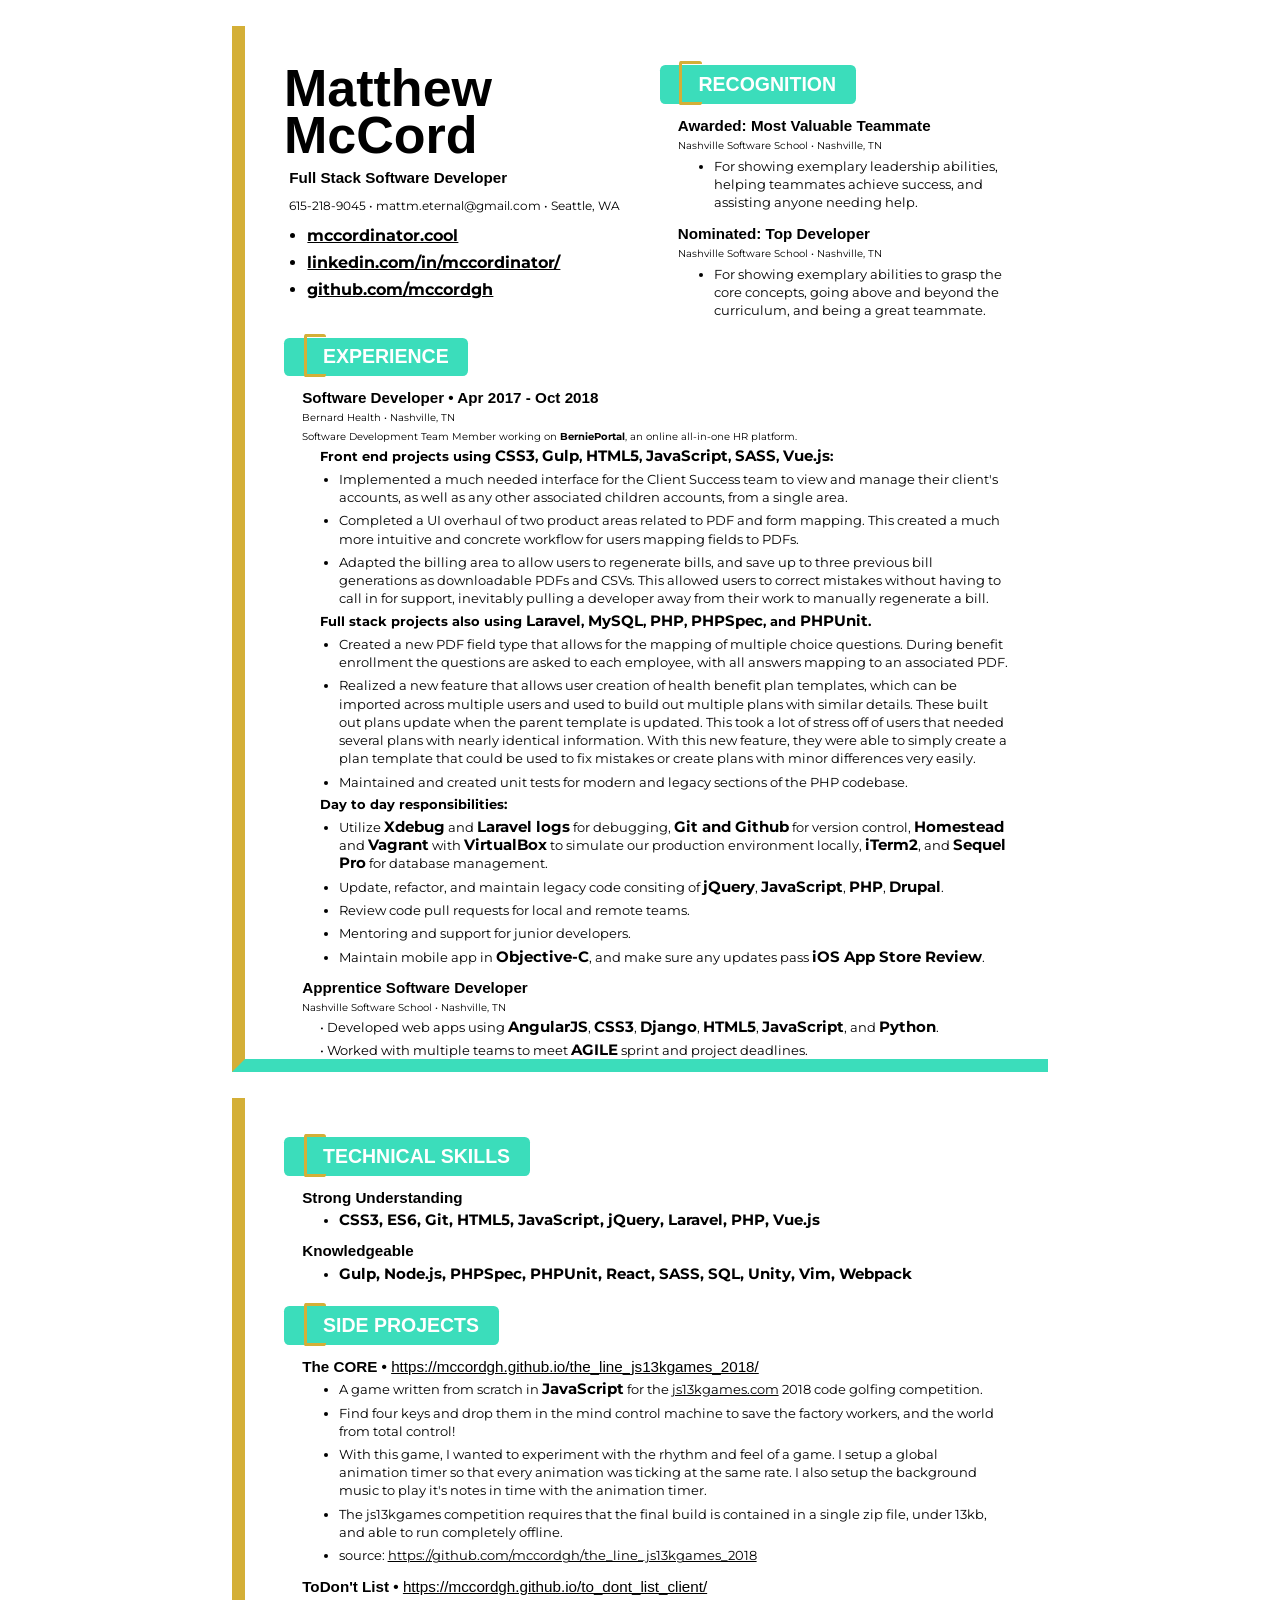
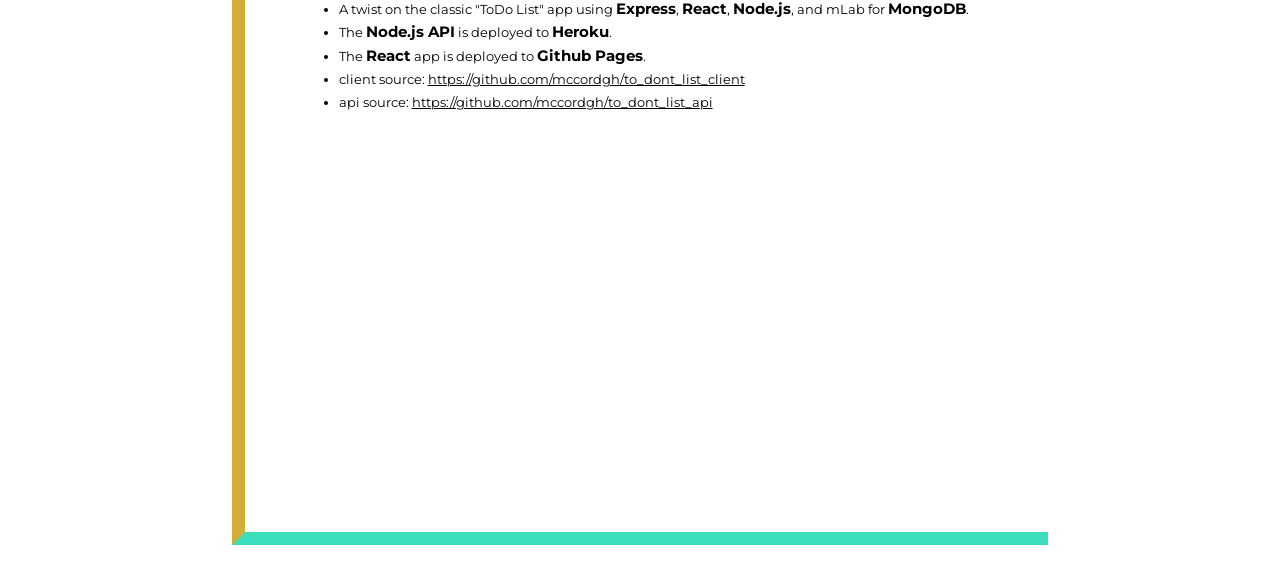
<file: index.html>
<!DOCTYPE html>

<html lang="en">
    <head>
        <meta charset="utf-8">

        <meta name="description" content="A full stack software developer in Seattle, WA.">
        <meta name="viewport" content="width=device-width, initial-scale=1.0">

        <meta property="og:description" content="A full stack software developer in Seattle, WA.">
        <meta property="og:title" content="Matthew McCord">
        <meta property="og:type" content="website" />

        <title>Resume - Matthew McCord Software Developer</title>

        <style>
            /*
                Green: #3bddbb
                Yellow: #d4af37
            */

            @import url('https://fonts.googleapis.com/css?family=Montserrat');

            /* MAIN */
            html, body {
                background-color: white;
                font-family: 'Montserrat', sans-serif;
                font-size: 13px;
                margin: 0;
                padding: 0;
            }

            * {
                box-sizing: border-box;
            }

            .content {
                margin: 2rem auto;
                width: 8.5in;
            }

            h1, h2, h3 {
                font-family: Helvetica, sans-serif;
                font-weight: bold;
            }

            h1 {
                font-size: 4rem;
                line-height: 3.6rem;
                margin: 0;
            }

            h3 a {
                font-weight: normal;
            }

            a {
                color: black;
            }


            /* PAGE */
            .page {
                background-color: white;
                border-left: 1rem solid #d4af37;
                border-bottom: 1rem solid #3bddbb;
                display: grid;
                height: 10.9in;
                padding: 2rem;
                width: 100%;
            }

            .page--one {
                grid-template-areas: 'contact recognition'
                                    'experience experience';
                grid-template-columns: 1fr 1fr;
                grid-template-rows: 1fr 4fr;
                margin-bottom: 2rem;
            }

            .page--two {
                grid-template-areas: 'technical'
                                    'projects';
                grid-template-rows: 13rem 1fr;
            }

            .section {
                padding: 1rem 1rem 0;
            }



            /* PAGE ONE ITEMS */
            .contact {
                /* background-color: blue; */
                grid-area: contact;
            }

            .contact p {
                margin-top: 1rem;
            }

            .recognition {
                /* background-color: pink; */
                grid-area: recognition;
            }

            .experience {
                /* background-color: orange;    */
                grid-area: experience;
            }



            /* PAGE TWO ITEMS */
            .technical {
                grid-area: technical;
            }

            .projects {
                grid-area: projects;
            }


            /* TITLES */
            .title {
                margin: 1rem 0.4rem 0.4rem 1.4rem;
            }

            .sub-title {
                font-size: 0.8rem;
                margin: 0.4rem 0.4rem 0.4rem 1.4rem;
            }

            .profession--title {
                margin: 0.8rem 0.4rem;
            }



            /* DESCRIPTIONS */
            .description {
                margin: 0.4rem 0.4rem 0.4rem 2.8rem;
            }

            .description--block p,
            .description--block ul li {
                line-height: 1.3rem;
            }

            .description--block p {
                margin: 0.4rem 0.4rem 0.4rem 2.8rem;
            }

            .description--block ul {
                margin: 0;
                padding-left: 4.2rem;
            }

            .description--block ul li {
                line-height: 1.4rem;
                margin: 0.4rem 0;
            }

            .description--block p b,
            .description--block ul li b {
                font-size: 1.125rem;
            }

            .description--block p.title {
                font-weight: bolder;
                /* text-decoration: underline; */
            }

            .contact--info {
                font-size: 0.9rem;
                margin: 0.6rem 0.4rem;
            }

            .contact--block ul {
                font-size: 1.2rem;
                font-weight: bold;
                margin: 1rem 0;
                padding-left: 1.8rem;
            }

            .contact--block ul li {
                margin: 0.6rem 0;
            }



            /* TITLE BANNERS */
            .title-banner {
                background-color: #3bddbb;
                border-radius: 0.4rem;
                color: white;
                padding: 0.6rem 1.5rem 0.6rem 3rem;
                position: relative;
                text-transform: uppercase;
                width: fit-content;
            }

            .title-banner::before {
                content: '';
                border: 0.3rem solid #d4af37;
                border-radius: 0.2rem;
                border-right: none;
                height: 2.9rem;
                left: 1.5rem;
                margin-bottom: 1rem;
                position: absolute;
                top: -0.3rem;
                width: 1.5rem;
            }

            .title-banner h2 {
                margin :0;
            }
        </style>
    </head>

    <body>
        <div class="content">
            <div class="page page--one">
                <div class="section contact">
                    <h1>Matthew</h1>
                    <h1>McCord</h1>
                    <h3 class="title profession--title">Full Stack Software Developer</h3>
                    <p class="contact--info">615-218-9045 • mattm.eternal@gmail.com • Seattle, WA</p>
                    <div class="contact--block">
                        <ul>
                            <li><a href="http://mccordinator.cool" target="_blank">mccordinator.cool</a></li>
                            <li><a href="https://www.linkedin.com/in/mccordinator/" target="_blank">linkedin.com/in/mccordinator/</a></li>
                            <li><a href="https://github.com/mccordgh" target="_blank">github.com/mccordgh</a></li>
                        </ul>
                    </div>
                </div>

                <div class="section recognition">
                    <div class="title-banner">
                        <h2>Recognition</h2>
                    </div>

                    <h3 class="title" >Awarded: Most Valuable Teammate</h3>
                    <p class="sub-title">Nashville Software School • Nashville, TN</p>
                    <div class="description--block">
                        <ul>
                            <li>For showing exemplary leadership abilities, helping teammates achieve success, and assisting anyone needing help.</li>
                        </ul>
                    </div>

                    <h3 class="title" >Nominated: Top Developer</h3>
                    <p class="sub-title">Nashville Software School • Nashville, TN</p>
                    <div class="description--block">
                        <ul>
                            <li class="description">For showing exemplary abilities to grasp the core concepts, going above and beyond the curriculum, and being a great teammate.</li>
                        </ul>
                    </div>
                </div>

                <div class="section experience">
                    <div class="title-banner">
                        <h2>Experience</h2>
                    </div>

                    <h3 class="title" >Software Developer • Apr 2017 - Oct 2018</h3>
                    <p class="sub-title">Bernard Health • Nashville, TN</p>
                    <p class="sub-title">Software Development Team Member working on <b>BerniePortal</b>, an online all-in-one HR platform.</p>

                    <div class="description--block">
                        <p class="title">Front end projects using <b>CSS3</b>, <b>Gulp</b>, <b>HTML5</b>, <b>JavaScript</b>, <b>SASS</b>, <b>Vue.js</b>:</p>
                        <ul>
                            <li>Implemented a much needed interface for the Client Success team to view and manage their client's accounts, as well as any other associated children accounts, from a single area.</li>
                            <li>Completed a UI overhaul of two product areas related to PDF and form mapping. This created a much more intuitive and concrete workflow for users mapping fields to PDFs.</li>
                            <li>Adapted the billing area to allow users to regenerate bills, and save up to three previous bill generations as downloadable PDFs and CSVs. This allowed users to correct mistakes without having to call in for support, inevitably pulling a developer away from their work to manually regenerate a bill.</li>
                        </ul>

                        <p class="title">Full stack projects also using <b>Laravel</b>, <b>MySQL</b>, <b>PHP</b>, <b>PHPSpec</b>, and <b>PHPUnit</b>.</p>
                        <ul>
                            <li>Created a new PDF field type that allows for the mapping of multiple choice questions. During benefit enrollment the questions are asked to each employee, with all answers mapping to an associated PDF.</li>
                            <li>Realized a new feature that allows user creation of health benefit plan templates, which can be imported across multiple users and used to build out multiple plans with similar details. These built out plans update when the parent template is updated. This took a lot of stress off of users that needed several plans with nearly identical information. With this new feature, they were able to simply create a plan template that could be used to fix mistakes or create plans with minor differences very easily.</li>
                            <li>Maintained and created unit tests for modern and legacy sections of the PHP codebase.</li>
                        </ul>

                        <p class="title">Day to day responsibilities:</p>
                        <ul>
                            <li>Utilize <b>Xdebug</b> and <b>Laravel logs</b> for debugging, <b>Git and Github</b> for version control, <b>Homestead</b> and <b>Vagrant</b> with <b>VirtualBox</b> to simulate our production environment locally, <b>iTerm2</b>, and <b>Sequel Pro</b> for database management.</li>
                            <li>Update, refactor, and maintain legacy code consiting of <b>jQuery</b>, <b>JavaScript</b>, <b>PHP</b>, <b>Drupal</b>.</li>
                            <li>Review code pull requests for local and remote teams.</li>
                            <li>Mentoring and support for junior developers.</li>
                            <li>Maintain mobile app in <b>Objective-C</b>, and make sure any updates pass <b>iOS App Store Review</b>.</li>
                        </ul>
                    </div>

                    <h3 class="title" >Apprentice Software Developer</h3>
                    <p class="sub-title">Nashville Software School • Nashville, TN</p>
                    <div class="description--block">
                        <p>• Developed web apps using <b>AngularJS</b>, <b>CSS3</b>, <b>Django</b>, <b>HTML5</b>, <b>JavaScript</b>, and <b>Python</b>.</p>
                        <p>• Worked with multiple teams to meet <b>AGILE</b> sprint and project deadlines.</p>
                    </div>
                </div>
            </div>

            <div class="page page--two">
                <div class="section projects">
                    <div class="title-banner">
                        <h2>Side Projects</h2>
                    </div>

                    <h3 class="title" >The CORE • <a href="https://mccordgh.github.io/the_line_js13kgames_2018/" target="_blank">https://mccordgh.github.io/the_line_js13kgames_2018/</a></h3>
                    <div class="description--block">
                        <ul>
                            <li>A game written from scratch in <b>JavaScript</b> for the <a href="https://js13kgames.com/" target="_blank">js13kgames.com</a> 2018 code golfing competition.</a></li>
                            <li>Find four keys and drop them in the mind control machine to save the factory workers, and the world from total control!</li>
                            <li>With this game, I wanted to experiment with the rhythm and feel of a game. I setup a global animation timer so that every animation was ticking at the same rate. I also setup the background music to play it's notes in time with the animation timer.</li>
                            <li>The js13kgames competition requires that the final build is contained in a single zip file, under 13kb, and able to run completely offline.</li>
                            <li>source: <a href="https://github.com/mccordgh/the_line_js13kgames_2018" target="_blank">https://github.com/mccordgh/the_line_js13kgames_2018</a></li>
                        </ul>
                    </div>

                    <h3 class="title">ToDon't List • <a href="https://mccordgh.github.io/to_dont_list_client/" target="_blank">https://mccordgh.github.io/to_dont_list_client/</a></h3>
                    <div class="description--block">
                        <ul>
                            <li>A twist on the classic "ToDo List" app using <b>Express</b>, <b>React</b>, <b>Node.js</b>, and mLab for <b>MongoDB</b>.</li>
                            <li>The <b>Node.js API</b> is deployed to <b>Heroku</b>.</li>
                            <li>The <b>React</b> app is deployed to <b>Github Pages</b>.</li>
                            <li>client source: <a href="https://github.com/mccordgh/to_dont_list_client" target="_blank">https://github.com/mccordgh/to_dont_list_client</a></li>
                            <li>api source: <a href="https://github.com/mccordgh/to_dont_list_api" target="_blank">https://github.com/mccordgh/to_dont_list_api</a></li>

                        </ul>
                    </div>
                </div>

                <div class="section technical">
                    <div class="title-banner">
                        <h2>Technical Skills</h2>
                    </div>

                    <h3 class="title" >Strong Understanding</h3>
                    <div class="description--block">
                        <ul>
                            <li><b>CSS3, ES6, Git, HTML5, JavaScript, jQuery, Laravel, PHP, Vue.js</b></li>
                        </ul>
                    </div>

                    <h3 class="title" >Knowledgeable</h3>
                    <div class="description--block">
                        <ul>
                            <li><b>Gulp, Node.js, PHPSpec, PHPUnit, React, SASS, SQL, Unity, Vim, Webpack</b></li>
                        </ul>
                    </div>
                </div>
            </div>
        </div>
    </body>
</html>
</file>
